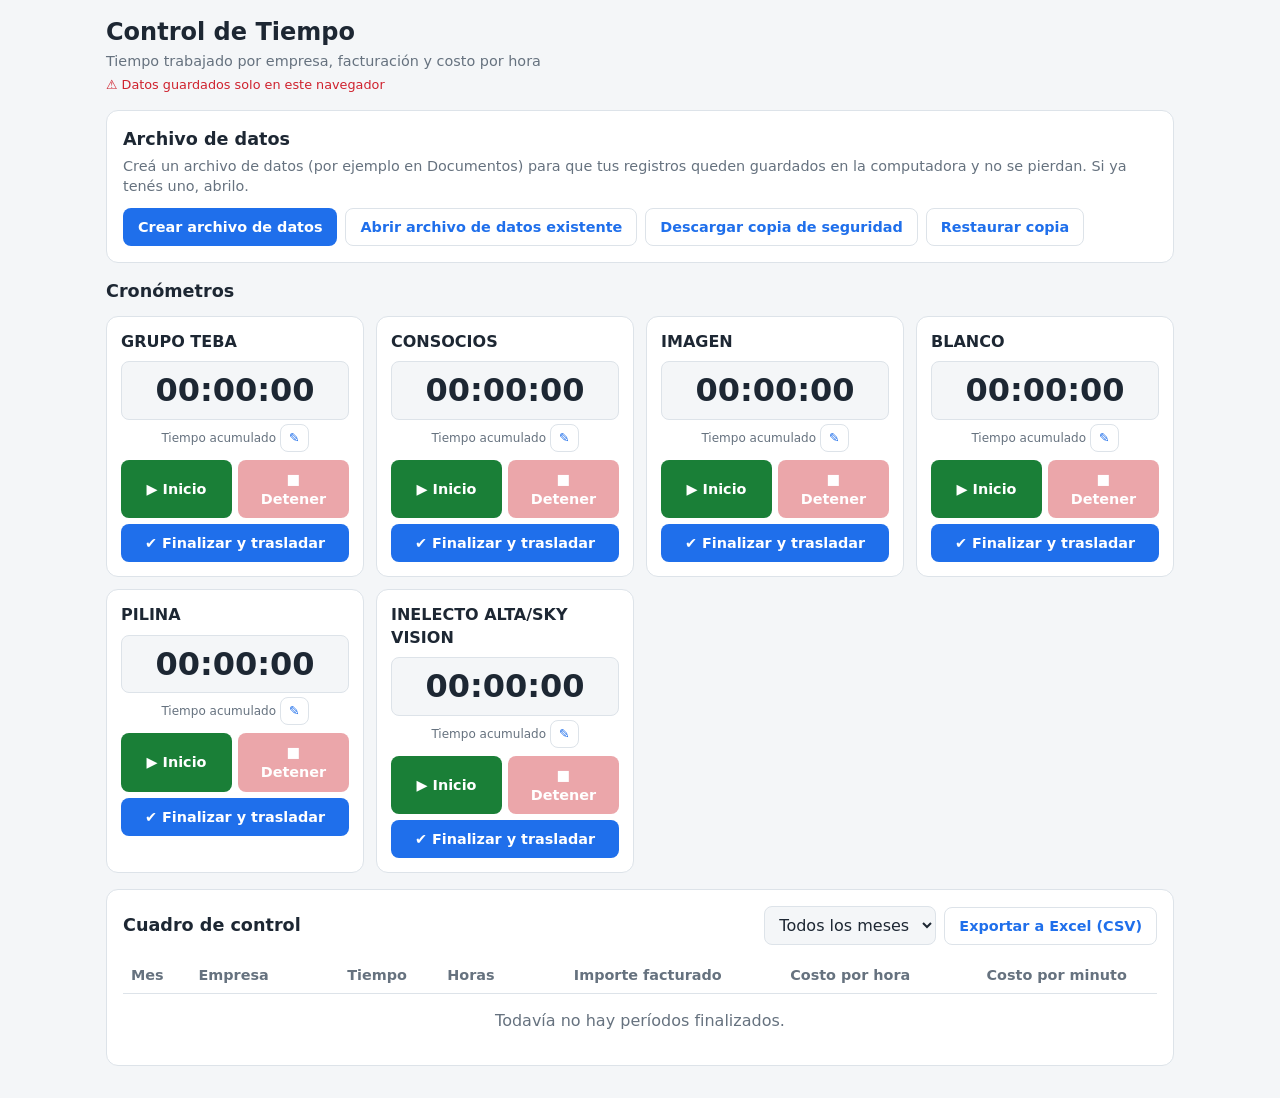
<file: index.html>
<!doctype html>
<html lang="es">
<head>
  <meta charset="utf-8">
  <meta name="viewport" content="width=device-width, initial-scale=1">
  <title>Control de Tiempo</title>
  <link rel="stylesheet" href="styles.css">
</head>
<body>
  <header class="topbar">
    <h1>Control de Tiempo</h1>
    <span class="subtitle">Tiempo trabajado por empresa, facturación y costo por hora</span>
    <span class="guardado" id="guardado">Conectando…</span>
  </header>

  <main>
    <!-- Dónde se guardan los datos (solo en la versión descargada) -->
    <section class="card archivo" id="panel-archivo" hidden>
      <h2>Archivo de datos</h2>
      <p class="subtitle" id="archivo-txt"></p>
      <div class="actions">
        <button class="btn btn-start" id="btn-reconectar" hidden></button>
        <button class="btn btn-fin" id="btn-crear-archivo" hidden>Crear archivo de datos</button>
        <button class="btn btn-ghost" id="btn-abrir-archivo" hidden>Abrir archivo de datos existente</button>
        <button class="btn btn-ghost" id="btn-backup">Descargar copia de seguridad</button>
        <label class="btn btn-ghost">Restaurar copia
          <input type="file" id="in-restore" accept="application/json,.json" hidden>
        </label>
      </div>
    </section>

    <!-- Cronómetros por empresa -->
    <section>
      <h2 class="section-title">Cronómetros</h2>
      <div class="empresas" id="empresas"></div>
    </section>

    <!-- Cuadro de control -->
    <section class="card">
      <div class="card-head">
        <h2>Cuadro de control</h2>
        <div class="actions">
          <select id="f-mes"><option value="">Todos los meses</option></select>
          <button class="btn btn-ghost" id="btn-csv">Exportar a Excel (CSV)</button>
        </div>
      </div>
      <div class="table-wrap">
        <table>
          <thead>
            <tr>
              <th>Mes</th><th>Empresa</th><th class="num">Tiempo</th><th class="num">Horas</th>
              <th class="num">Importe facturado</th><th class="num">Costo por hora</th><th class="num">Costo por minuto</th><th></th>
            </tr>
          </thead>
          <tbody id="control"></tbody>
          <tfoot id="control-total"></tfoot>
        </table>
      </div>
      <p class="empty" id="sin-control">Todavía no hay períodos finalizados.</p>
    </section>
  </main>

  <!-- Paso 1 al finalizar: mes -->
  <dialog id="dlg-mes">
    <form method="dialog" class="dlg-form">
      <h3>Finalizar <span id="mes-empresa"></span></h3>
      <p class="subtitle">Tiempo a trasladar: <strong id="mes-tiempo"></strong></p>
      <label>¿A qué mes corresponde?
        <input type="month" id="in-mes" required>
      </label>
      <div class="actions end">
        <button value="cancel" class="btn btn-ghost" formnovalidate>Cancelar</button>
        <button value="ok" class="btn btn-start">Siguiente</button>
      </div>
    </form>
  </dialog>

  <!-- Paso 2: importe de facturación -->
  <dialog id="dlg-importe">
    <form method="dialog" class="dlg-form">
      <h3>Importe de facturación</h3>
      <p class="subtitle"><span id="imp-detalle"></span></p>
      <label>Importe facturado ($)
        <input type="text" inputmode="decimal" id="in-importe" placeholder="Ej: 150000,00" autocomplete="off">
      </label>
      <p class="resultado" id="imp-preview"></p>
      <p class="error" id="imp-error"></p>
      <div class="actions end">
        <button value="cancel" class="btn btn-ghost" formnovalidate>Cargar después</button>
        <button value="ok" class="btn btn-start" id="imp-ok">Guardar</button>
      </div>
    </form>
  </dialog>

  <!-- Confirmación -->
  <dialog id="dlg-confirm">
    <form method="dialog" class="dlg-form">
      <p id="confirm-txt"></p>
      <div class="actions end">
        <button value="cancel" class="btn btn-ghost">Cancelar</button>
        <button value="ok" class="btn btn-stop" id="confirm-ok">Eliminar</button>
      </div>
    </form>
  </dialog>

  <div class="toast" id="toast" hidden></div>

  <!-- Ajuste manual del acumulado -->
  <dialog id="dlg-ajuste">
    <form method="dialog" class="dlg-form">
      <h3>Corregir acumulado de <span id="aj-empresa"></span></h3>
      <div class="actions">
        <label>Horas <input type="number" id="aj-h" min="0" step="1"></label>
        <label>Minutos <input type="number" id="aj-m" min="0" max="59" step="1"></label>
      </div>
      <div class="actions end">
        <button value="cancel" class="btn btn-ghost" formnovalidate>Cancelar</button>
        <button value="ok" class="btn btn-start">Guardar</button>
      </div>
    </form>
  </dialog>

  <script src="app.js"></script>
</body>
</html>
</file>
<file: styles.css>
:root {
  --bg: #f4f6f8;
  --card: #ffffff;
  --text: #1d2733;
  --muted: #66727f;
  --border: #dde3e9;
  --accent: #1f6feb;
  --start: #1a7f37;
  --stop: #cf222e;
  --running-bg: #e8f5ec;
}

@media (prefers-color-scheme: dark) {
  :root:not([data-theme="light"]) {
    color-scheme: dark;
    --bg: #0f1419;
    --card: #182029;
    --text: #e6edf3;
    --muted: #8b98a5;
    --border: #2b3640;
    --accent: #4c9aff;
    --start: #3fb950;
    --stop: #f85149;
    --running-bg: #12301d;
  }
}

:root[data-theme="dark"] {
  color-scheme: dark;
  --bg: #0f1419;
  --card: #182029;
  --text: #e6edf3;
  --muted: #8b98a5;
  --border: #2b3640;
  --accent: #4c9aff;
  --start: #3fb950;
  --stop: #f85149;
  --running-bg: #12301d;
}

* { box-sizing: border-box; }
[hidden] { display: none !important; }

body {
  margin: 0;
  background: var(--bg);
  color: var(--text);
  font-family: system-ui, -apple-system, "Segoe UI", Roboto, sans-serif;
  line-height: 1.4;
}

.topbar {
  padding: 16px;
  max-width: 1100px;
  margin: 0 auto;
}
.topbar h1 { margin: 0; font-size: 1.5rem; }
.subtitle { color: var(--muted); font-size: .9rem; }

main {
  max-width: 1100px;
  margin: 0 auto;
  padding: 0 16px 32px;
  display: grid;
  gap: 16px;
}

.card {
  background: var(--card);
  border: 1px solid var(--border);
  border-radius: 12px;
  padding: 16px;
}
.card h2 { margin: 0 0 12px; font-size: 1.1rem; }
.card-head {
  display: flex;
  flex-wrap: wrap;
  gap: 8px;
  justify-content: space-between;
  align-items: center;
  margin-bottom: 12px;
}
.card-head h2 { margin: 0; }

#timer-card.running { background: var(--running-bg); }

.section-title { font-size: 1.1rem; margin: 0 0 12px; }

.empresas {
  display: grid;
  grid-template-columns: repeat(auto-fill, minmax(240px, 1fr));
  gap: 12px;
}
.empresa {
  background: var(--card);
  border: 1px solid var(--border);
  border-radius: 12px;
  padding: 14px;
  display: flex;
  flex-direction: column;
  gap: 8px;
}
.empresa.running { background: var(--running-bg); border-color: var(--start); }
.empresa-head { display: flex; justify-content: space-between; align-items: center; gap: 8px; }
.empresa-nombre { font-weight: 700; }
.estado { font-size: .75rem; color: var(--muted); }
.empresa.running .estado { color: var(--start); font-weight: 600; }
.acumulado {
  font-size: 2rem;
  font-weight: 700;
  font-variant-numeric: tabular-nums;
  text-align: center;
  border: 1px solid var(--border);
  border-radius: 8px;
  padding: 6px;
  background: var(--bg);
}
.acumulado-label { font-size: .75rem; color: var(--muted); text-align: center; margin-top: -4px; }
.botones { display: grid; grid-template-columns: 1fr 1fr; gap: 6px; }
.botones .btn { justify-content: center; }
.botones .btn-fin { grid-column: 1 / -1; }

label { display: flex; flex-direction: column; gap: 4px; font-size: .85rem; color: var(--muted); }

input, select {
  font: inherit;
  color: var(--text);
  background: var(--bg);
  border: 1px solid var(--border);
  border-radius: 8px;
  padding: 8px 10px;
  min-width: 0;
}

.actions { display: flex; flex-wrap: wrap; gap: 8px; align-items: center; }
.actions.end { justify-content: flex-end; }

.btn {
  font: inherit;
  font-weight: 600;
  border: 1px solid transparent;
  border-radius: 8px;
  padding: 8px 14px;
  cursor: pointer;
  color: #fff;
  display: inline-flex;
  align-items: center;
  flex-direction: row;
  font-size: .9rem;
}
.btn:disabled { opacity: .4; cursor: not-allowed; }
.btn-start { background: var(--start); }
.btn-stop { background: var(--stop); }
.btn-fin { background: var(--accent); }
.btn-ghost { background: transparent; color: var(--accent); border-color: var(--border); }
.btn-sm { padding: 4px 8px; font-size: .8rem; }
.btn:hover:not(:disabled) { filter: brightness(1.08); }

.table-wrap { overflow-x: auto; }
table { width: 100%; border-collapse: collapse; font-size: .9rem; }
th, td { text-align: left; padding: 8px; border-bottom: 1px solid var(--border); white-space: nowrap; }
th { color: var(--muted); font-weight: 600; }
.num { text-align: right; font-variant-numeric: tabular-nums; }
tfoot td { font-weight: 700; border-bottom: none; }
.pendiente { color: var(--muted); font-style: italic; }

.empty { color: var(--muted); text-align: center; }
.error { color: var(--stop); margin: 0; min-height: 1em; }
.resultado { margin: 0; font-weight: 600; min-height: 1.4em; }

dialog {
  border: 1px solid var(--border);
  border-radius: 12px;
  background: var(--card);
  color: var(--text);
  width: min(420px, calc(100vw - 32px));
}
dialog h3 { margin: 0; }
dialog::backdrop { background: rgba(0, 0, 0, .4); }
.dlg-form { display: flex; flex-direction: column; gap: 12px; }
.dlg-form .subtitle { margin: 0; }

.guardado { display: block; font-size: .8rem; margin-top: 4px; color: var(--muted); }
.guardado.nube { color: var(--start); }
.guardado.local { color: var(--stop); }

.toast {
  position: fixed;
  left: 50%;
  bottom: calc(16px + env(safe-area-inset-bottom, 0px));
  transform: translateX(-50%);
  background: var(--text);
  color: var(--card);
  padding: 10px 16px;
  border-radius: 8px;
  max-width: calc(100vw - 32px);
  font-size: .9rem;
  z-index: 10;
}
.btn:focus-visible, .chip:focus-visible { outline: 2px solid var(--accent); outline-offset: 2px; }

.archivo h2 { margin-bottom: 4px; }
.archivo .subtitle { display: block; margin: 0 0 12px; }
</file>
